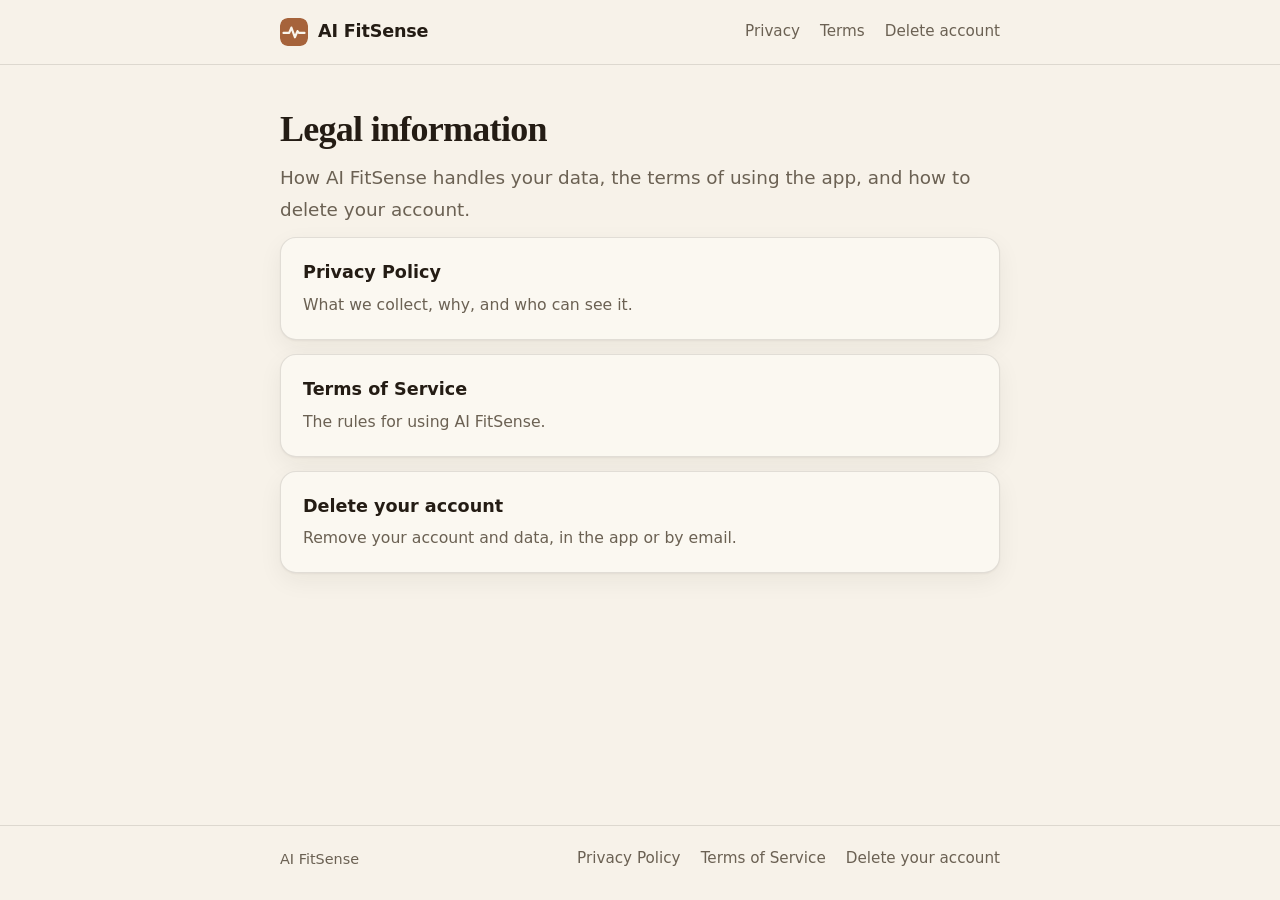
<file: index.html>
<!doctype html>
<html lang="en">
<head>
<meta charset="utf-8">
<meta name="viewport" content="width=device-width, initial-scale=1">
<title>AI FitSense — Legal information</title>
<meta name="description" content="Legal information for the AI FitSense app: privacy policy, terms of service and account deletion.">
<meta name="theme-color" content="#F7F2E9">
<link rel="icon" href="favicon.svg" type="image/svg+xml">
<link rel="stylesheet" href="style.css">
</head>
<body>
<header class="site">
<div class="bar">
<a class="brand" href="index.html"><img src="favicon.svg" alt="" width="28" height="28">AI FitSense</a>
<nav>
<a href="privacy-policy.html">Privacy</a>
<a href="terms.html">Terms</a>
<a href="delete-account.html">Delete account</a>
</nav>
</div>
</header>
<main class="doc">
<h1>Legal information</h1>
<p class="lead">How AI FitSense handles your data, the terms of using the app, and how to delete your account.</p>
<div class="tiles">
<a class="tile" href="privacy-policy.html"><strong>Privacy Policy</strong><span>What we collect, why, and who can see it.</span></a>
<a class="tile" href="terms.html"><strong>Terms of Service</strong><span>The rules for using AI FitSense.</span></a>
<a class="tile" href="delete-account.html"><strong>Delete your account</strong><span>Remove your account and data, in the app or by email.</span></a>
</div>
</main>
<footer class="site">
<div class="bar">
<span>AI FitSense</span>
<nav>
<a href="privacy-policy.html">Privacy Policy</a>
<a href="terms.html">Terms of Service</a>
<a href="delete-account.html">Delete your account</a>
</nav>
</div>
</footer>
</body>
</html>
</file>
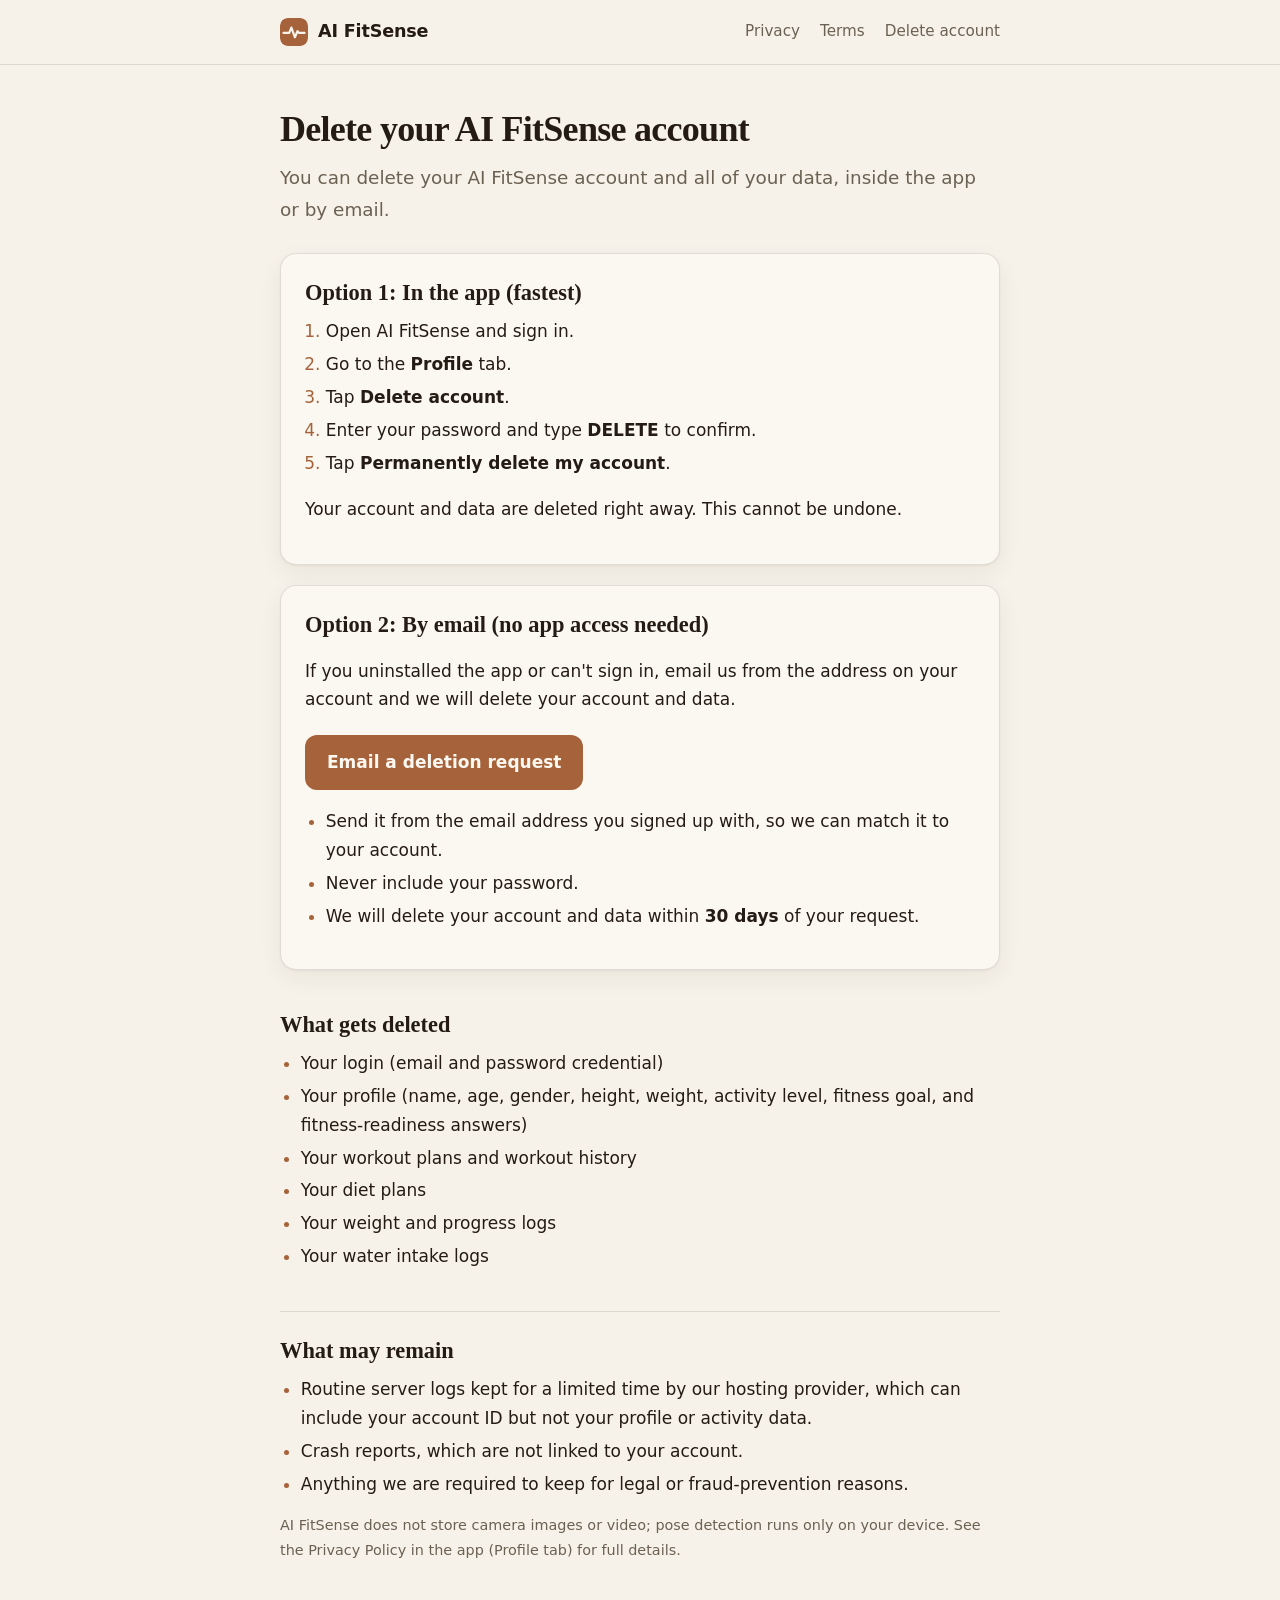
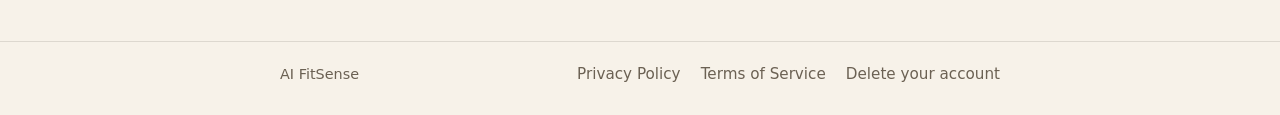
<file: delete-account.html>
<!doctype html>
<html lang="en">
<head>
<meta charset="utf-8">
<meta name="viewport" content="width=device-width, initial-scale=1">
<title>Delete your AI FitSense account</title>
<meta name="description" content="How to delete your AI FitSense account and data, in the app or by email.">
<meta name="theme-color" content="#F7F2E9">
<link rel="icon" href="favicon.svg" type="image/svg+xml">
<link rel="stylesheet" href="style.css">
</head>
<body>
<header class="site">
<div class="bar">
<a class="brand" href="index.html"><img src="favicon.svg" alt="" width="28" height="28">AI FitSense</a>
<nav>
<a href="privacy-policy.html">Privacy</a>
<a href="terms.html">Terms</a>
<a href="delete-account.html">Delete account</a>
</nav>
</div>
</header>
<main>
  <h1>Delete your AI FitSense account</h1>
  <p class="lead">You can delete your AI FitSense account and all of your data, inside the app or by email.</p>

  <section class="card">
    <h2>Option 1: In the app (fastest)</h2>
    <ol>
      <li>Open AI FitSense and sign in.</li>
      <li>Go to the <strong>Profile</strong> tab.</li>
      <li>Tap <strong>Delete account</strong>.</li>
      <li>Enter your password and type <strong>DELETE</strong> to confirm.</li>
      <li>Tap <strong>Permanently delete my account</strong>.</li>
    </ol>
    <p>Your account and data are deleted right away. This cannot be undone.</p>
  </section>

  <section class="card">
    <h2>Option 2: By email (no app access needed)</h2>
    <p>If you uninstalled the app or can't sign in, email us from the address on your account and we will delete your account and data.</p>
    <p>
      <a class="mail" href="mailto:omj65425@gmail.com?subject=AI%20FitSense%20account%20deletion%20request&amp;body=Please%20delete%20my%20AI%20FitSense%20account%20and%20all%20associated%20data.">Email a deletion request</a>
    </p>
    <ul>
      <li>Send it from the email address you signed up with, so we can match it to your account.</li>
      <li>Never include your password.</li>
      <li>We will delete your account and data within <strong>30 days</strong> of your request.</li>
    </ul>
  </section>

  <h2>What gets deleted</h2>
  <ul>
    <li>Your login (email and password credential)</li>
    <li>Your profile (name, age, gender, height, weight, activity level, fitness goal, and fitness-readiness answers)</li>
    <li>Your workout plans and workout history</li>
    <li>Your diet plans</li>
    <li>Your weight and progress logs</li>
    <li>Your water intake logs</li>
  </ul>

  <h2>What may remain</h2>
  <ul>
    <li>Routine server logs kept for a limited time by our hosting provider, which can include your account ID but not your profile or activity data.</li>
    <li>Crash reports, which are not linked to your account.</li>
    <li>Anything we are required to keep for legal or fraud-prevention reasons.</li>
  </ul>
  <p class="small">AI FitSense does not store camera images or video; pose detection runs only on your device. See the Privacy Policy in the app (Profile tab) for full details.</p>
</main>
<footer class="site">
<div class="bar">
<span>AI FitSense</span>
<nav>
<a href="privacy-policy.html">Privacy Policy</a>
<a href="terms.html">Terms of Service</a>
<a href="delete-account.html">Delete your account</a>
</nav>
</div>
</footer>
</body>
</html>
</file>
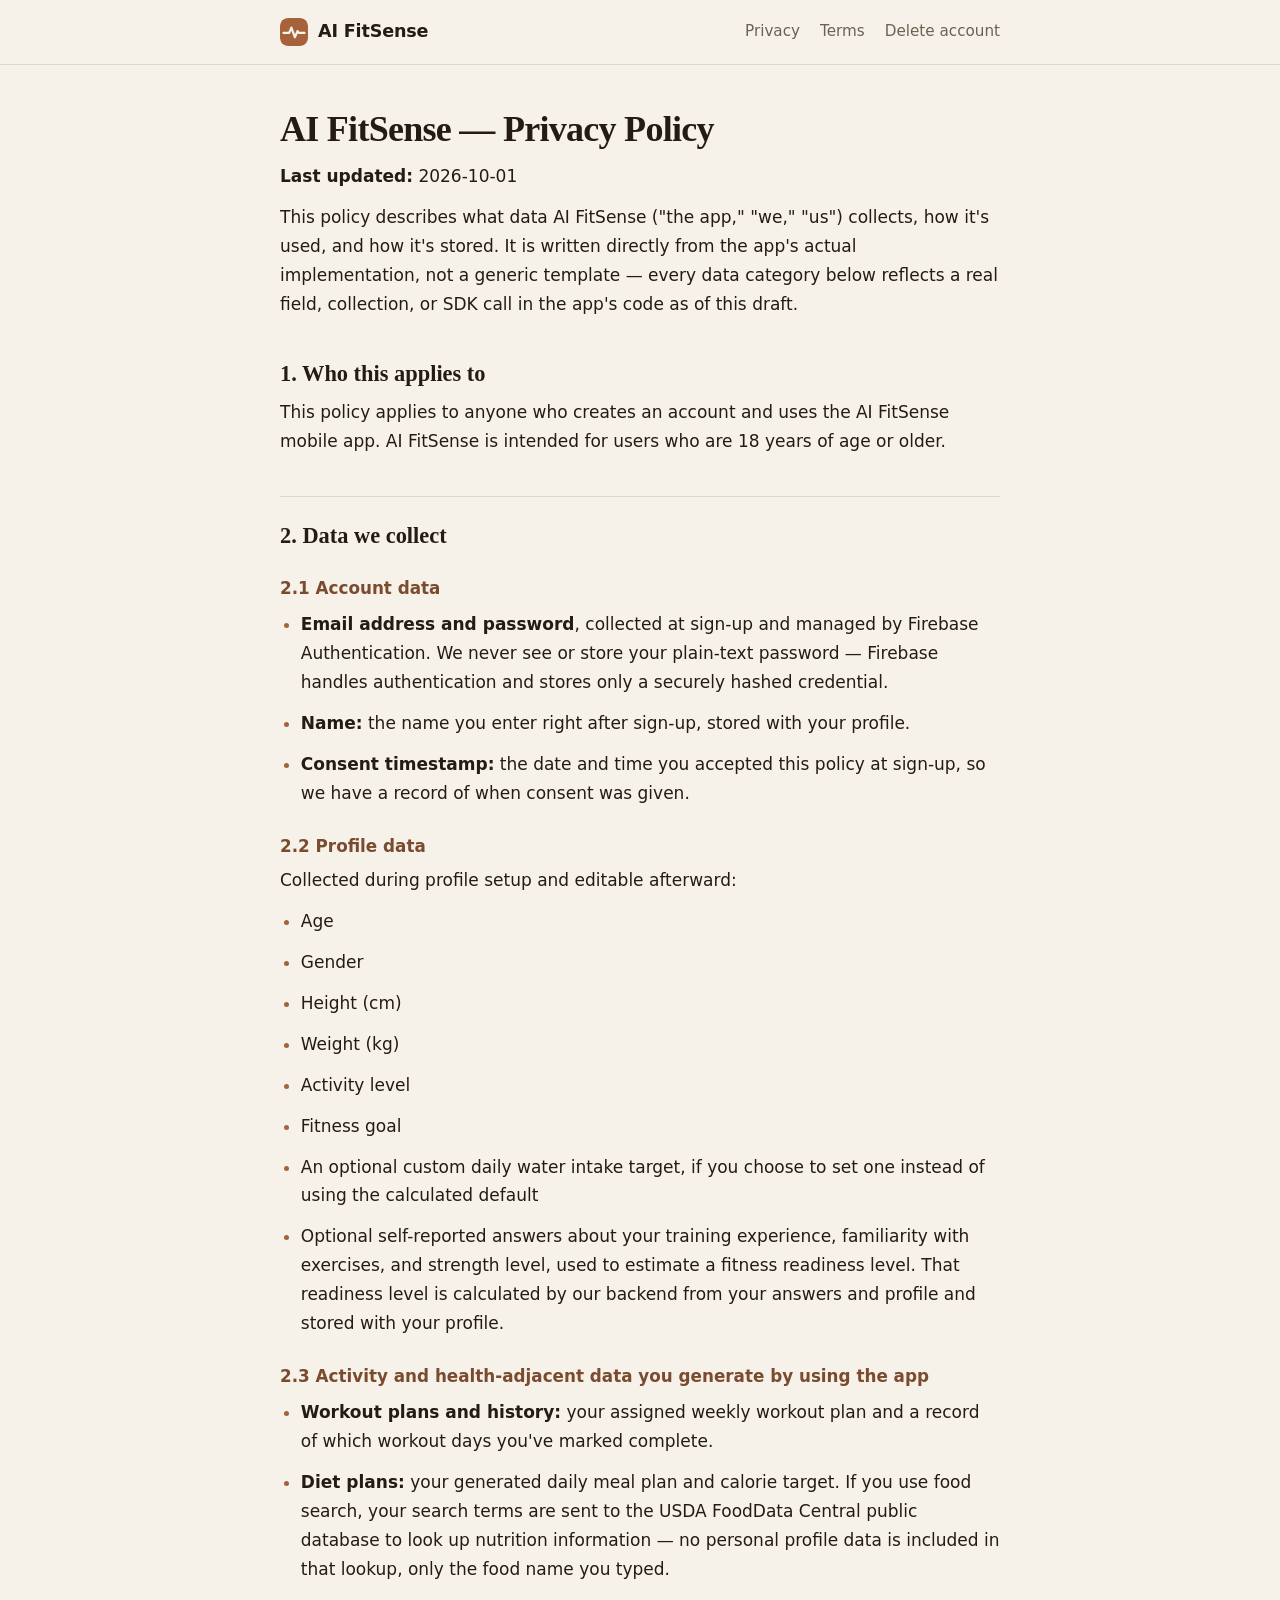
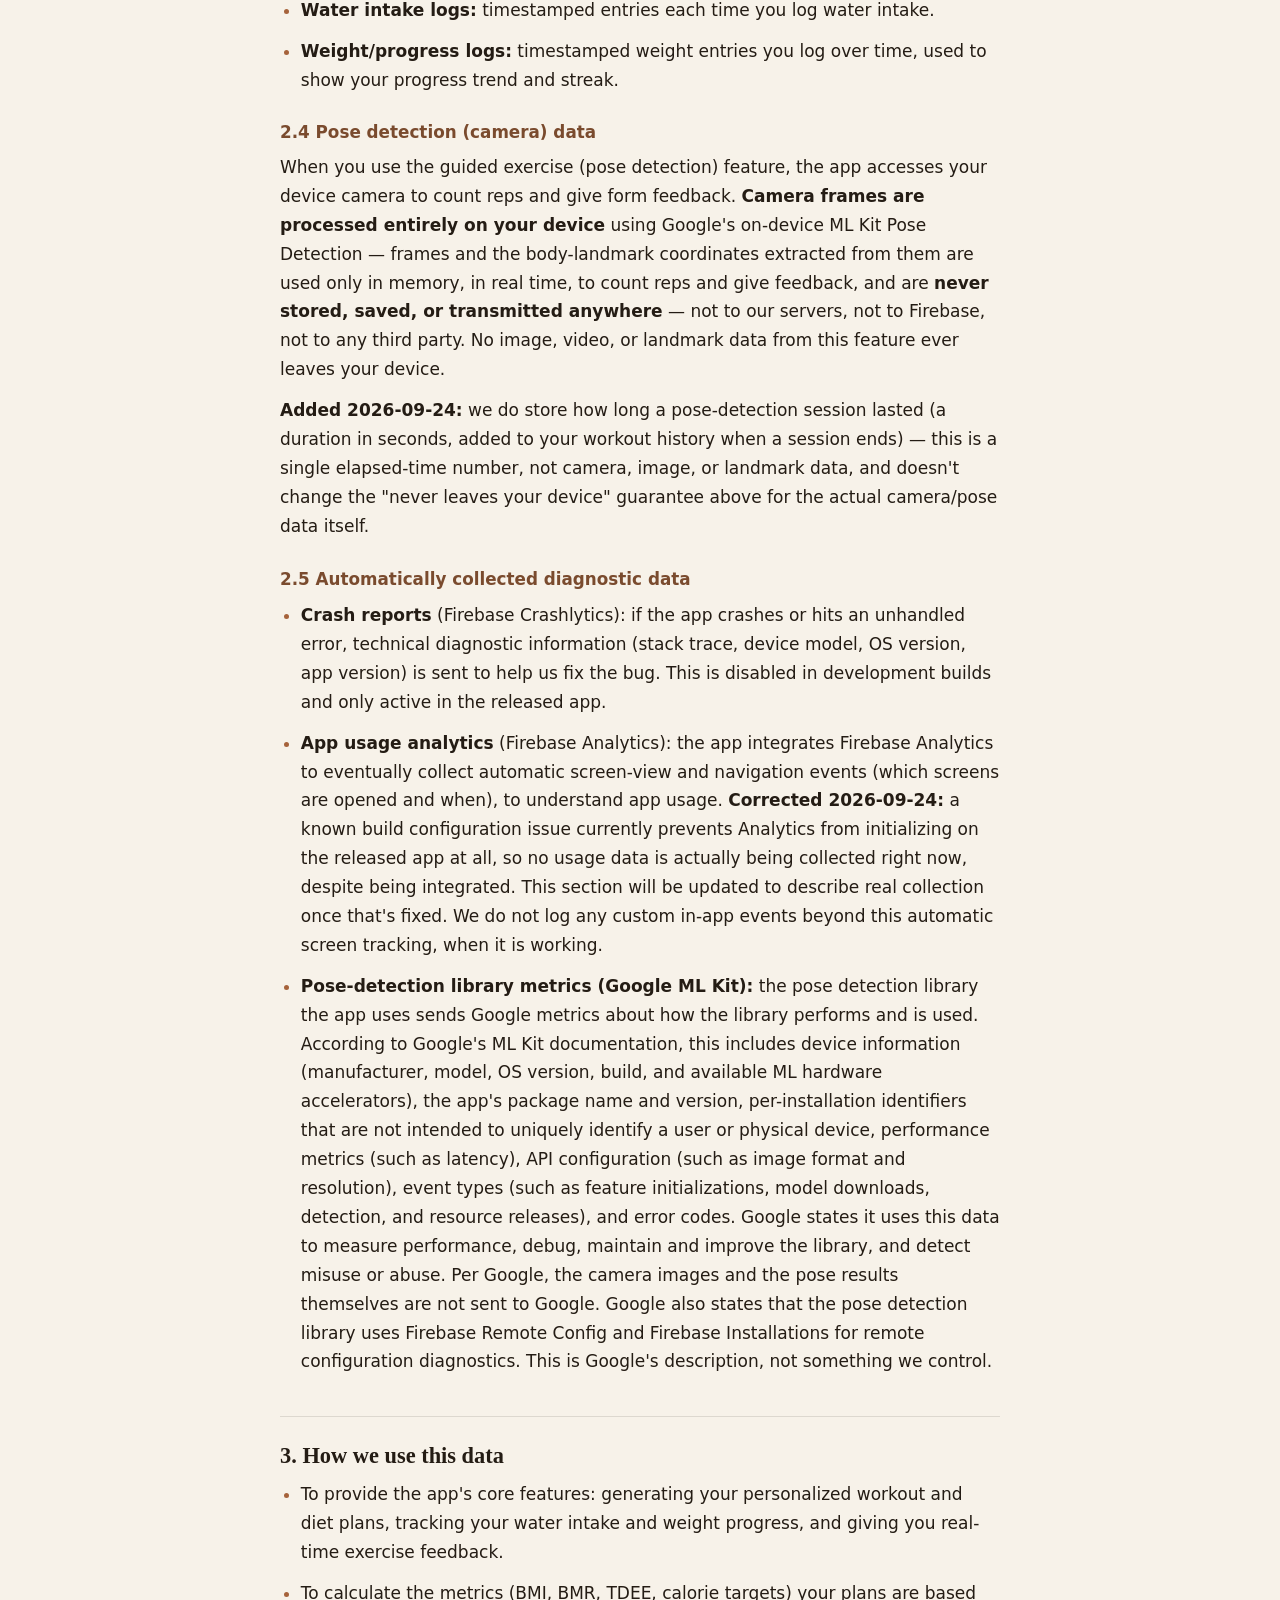
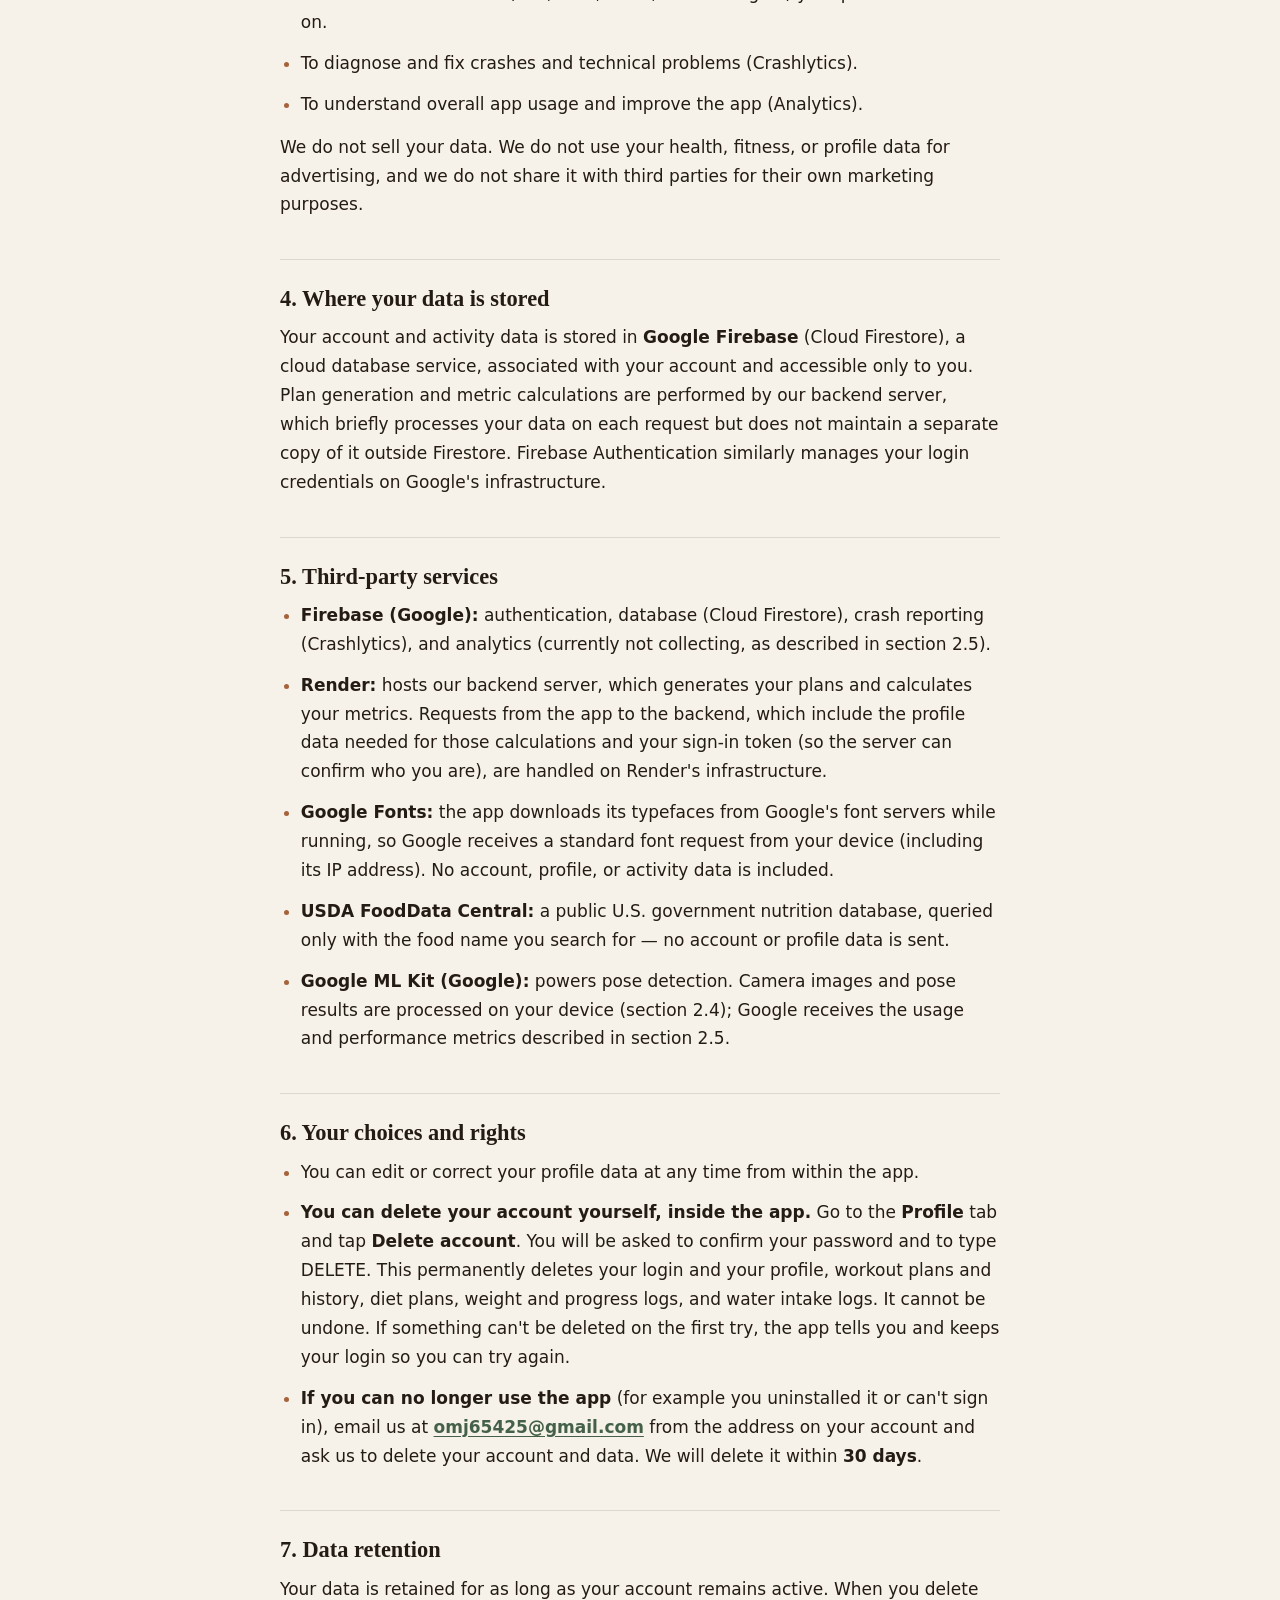
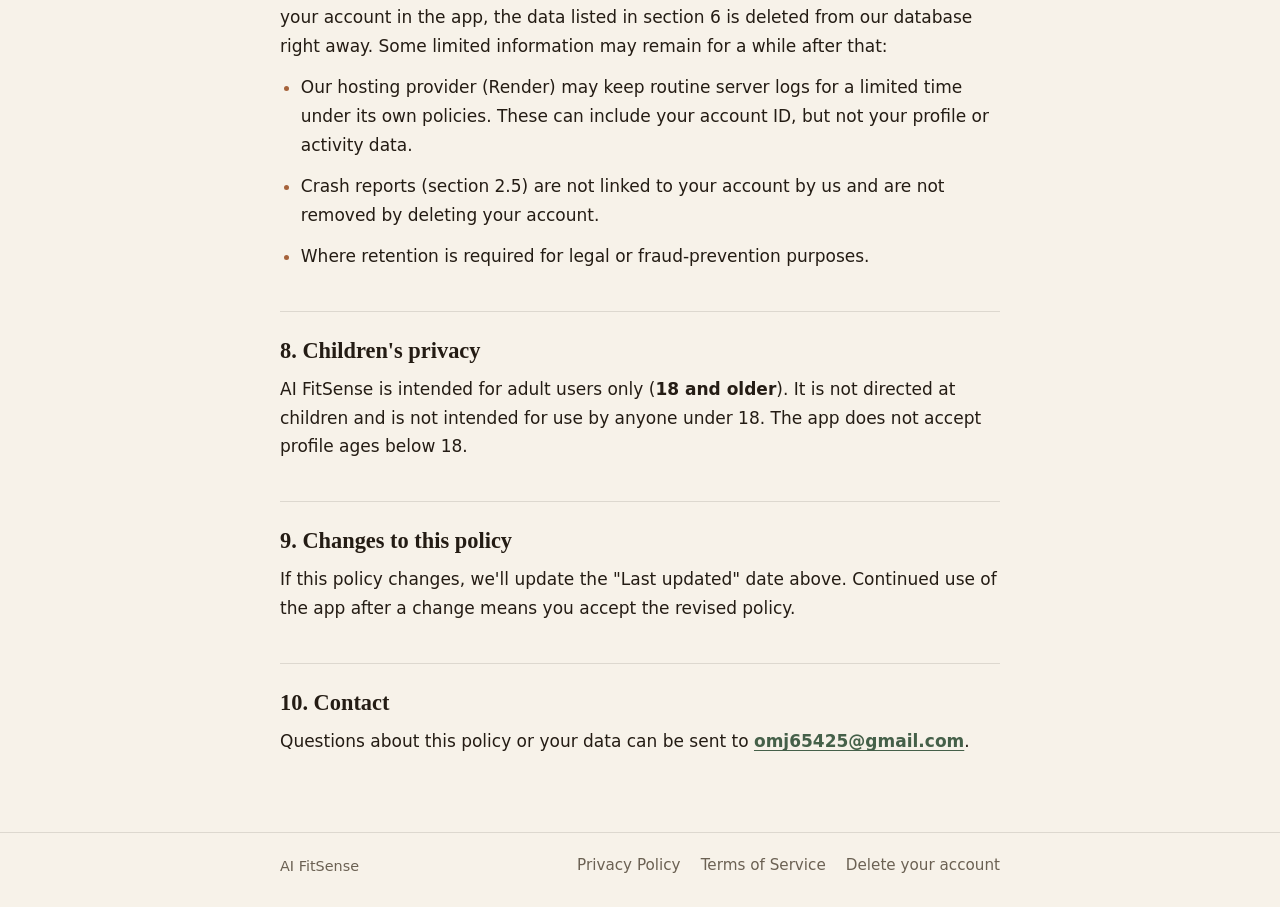
<file: privacy-policy.html>
<!doctype html>
<html lang="en">
<head>
<meta charset="utf-8">
<meta name="viewport" content="width=device-width, initial-scale=1">
<title>AI FitSense — Privacy Policy</title>
<meta name="description" content="How AI FitSense collects, uses and protects your data.">
<meta name="theme-color" content="#F7F2E9">
<link rel="icon" href="favicon.svg" type="image/svg+xml">
<link rel="stylesheet" href="style.css">
</head>
<body>
<header class="site">
<div class="bar">
<a class="brand" href="index.html"><img src="favicon.svg" alt="" width="28" height="28">AI FitSense</a>
<nav>
<a href="privacy-policy.html">Privacy</a>
<a href="terms.html">Terms</a>
<a href="delete-account.html">Delete account</a>
</nav>
</div>
</header>
<main class="doc">
<h1>AI FitSense — Privacy Policy</h1>
<p><strong>Last updated:</strong> 2026-10-01</p>
<p>This policy describes what data AI FitSense ("the app," "we," "us") collects, how it's used, and how it's stored. It is written directly from the app's actual implementation, not a generic template — every data category below reflects a real field, collection, or SDK call in the app's code as of this draft.</p>
<h2>1. Who this applies to</h2>
<p>This policy applies to anyone who creates an account and uses the AI FitSense mobile app. AI FitSense is intended for users who are 18 years of age or older.</p>
<h2>2. Data we collect</h2>
<h3>2.1 Account data</h3>
<ul>
<li><strong>Email address and password</strong>, collected at sign-up and managed by Firebase Authentication. We never see or store your plain-text password — Firebase handles authentication and stores only a securely hashed credential.</li>
<li><strong>Name:</strong> the name you enter right after sign-up, stored with your profile.</li>
<li><strong>Consent timestamp:</strong> the date and time you accepted this policy at sign-up, so we have a record of when consent was given.</li>
</ul>
<h3>2.2 Profile data</h3>
<p>Collected during profile setup and editable afterward:</p>
<ul>
<li>Age</li>
<li>Gender</li>
<li>Height (cm)</li>
<li>Weight (kg)</li>
<li>Activity level</li>
<li>Fitness goal</li>
<li>An optional custom daily water intake target, if you choose to set one instead of using the calculated default</li>
<li>Optional self-reported answers about your training experience, familiarity with exercises, and strength level, used to estimate a fitness readiness level. That readiness level is calculated by our backend from your answers and profile and stored with your profile.</li>
</ul>
<h3>2.3 Activity and health-adjacent data you generate by using the app</h3>
<ul>
<li><strong>Workout plans and history:</strong> your assigned weekly workout plan and a record of which workout days you've marked complete.</li>
<li><strong>Diet plans:</strong> your generated daily meal plan and calorie target. If you use food search, your search terms are sent to the USDA FoodData Central public database to look up nutrition information — no personal profile data is included in that lookup, only the food name you typed.</li>
<li><strong>Water intake logs:</strong> timestamped entries each time you log water intake.</li>
<li><strong>Weight/progress logs:</strong> timestamped weight entries you log over time, used to show your progress trend and streak.</li>
</ul>
<h3>2.4 Pose detection (camera) data</h3>
<p>When you use the guided exercise (pose detection) feature, the app accesses your device camera to count reps and give form feedback. <strong>Camera frames are processed entirely on your device</strong> using Google's on-device ML Kit Pose Detection — frames and the body-landmark coordinates extracted from them are used only in memory, in real time, to count reps and give feedback, and are <strong>never stored, saved, or transmitted anywhere</strong> — not to our servers, not to Firebase, not to any third party. No image, video, or landmark data from this feature ever leaves your device.</p>
<p><strong>Added 2026-09-24:</strong> we do store how long a pose-detection session lasted (a duration in seconds, added to your workout history when a session ends) — this is a single elapsed-time number, not camera, image, or landmark data, and doesn't change the "never leaves your device" guarantee above for the actual camera/pose data itself.</p>
<h3>2.5 Automatically collected diagnostic data</h3>
<ul>
<li><strong>Crash reports</strong> (Firebase Crashlytics): if the app crashes or hits an unhandled error, technical diagnostic information (stack trace, device model, OS version, app version) is sent to help us fix the bug. This is disabled in development builds and only active in the released app.</li>
<li><strong>App usage analytics</strong> (Firebase Analytics): the app integrates Firebase Analytics to eventually collect automatic screen-view and navigation events (which screens are opened and when), to understand app usage. <strong>Corrected 2026-09-24:</strong> a known build configuration issue currently prevents Analytics from initializing on the released app at all, so no usage data is actually being collected right now, despite being integrated. This section will be updated to describe real collection once that's fixed. We do not log any custom in-app events beyond this automatic screen tracking, when it is working.</li>
<li><strong>Pose-detection library metrics (Google ML Kit):</strong> the pose detection library the app uses sends Google metrics about how the library performs and is used. According to Google's ML Kit documentation, this includes device information (manufacturer, model, OS version, build, and available ML hardware accelerators), the app's package name and version, per-installation identifiers that are not intended to uniquely identify a user or physical device, performance metrics (such as latency), API configuration (such as image format and resolution), event types (such as feature initializations, model downloads, detection, and resource releases), and error codes. Google states it uses this data to measure performance, debug, maintain and improve the library, and detect misuse or abuse. Per Google, the camera images and the pose results themselves are not sent to Google. Google also states that the pose detection library uses Firebase Remote Config and Firebase Installations for remote configuration diagnostics. This is Google's description, not something we control.</li>
</ul>
<h2>3. How we use this data</h2>
<ul>
<li>To provide the app's core features: generating your personalized workout and diet plans, tracking your water intake and weight progress, and giving you real-time exercise feedback.</li>
<li>To calculate the metrics (BMI, BMR, TDEE, calorie targets) your plans are based on.</li>
<li>To diagnose and fix crashes and technical problems (Crashlytics).</li>
<li>To understand overall app usage and improve the app (Analytics).</li>
</ul>
<p>We do not sell your data. We do not use your health, fitness, or profile data for advertising, and we do not share it with third parties for their own marketing purposes.</p>
<h2>4. Where your data is stored</h2>
<p>Your account and activity data is stored in <strong>Google Firebase</strong> (Cloud Firestore), a cloud database service, associated with your account and accessible only to you. Plan generation and metric calculations are performed by our backend server, which briefly processes your data on each request but does not maintain a separate copy of it outside Firestore. Firebase Authentication similarly manages your login credentials on Google's infrastructure.</p>
<h2>5. Third-party services</h2>
<ul>
<li><strong>Firebase (Google):</strong> authentication, database (Cloud Firestore), crash reporting (Crashlytics), and analytics (currently not collecting, as described in section 2.5).</li>
<li><strong>Render:</strong> hosts our backend server, which generates your plans and calculates your metrics. Requests from the app to the backend, which include the profile data needed for those calculations and your sign-in token (so the server can confirm who you are), are handled on Render's infrastructure.</li>
<li><strong>Google Fonts:</strong> the app downloads its typefaces from Google's font servers while running, so Google receives a standard font request from your device (including its IP address). No account, profile, or activity data is included.</li>
<li><strong>USDA FoodData Central:</strong> a public U.S. government nutrition database, queried only with the food name you search for — no account or profile data is sent.</li>
<li><strong>Google ML Kit (Google):</strong> powers pose detection. Camera images and pose results are processed on your device (section 2.4); Google receives the usage and performance metrics described in section 2.5.</li>
</ul>
<h2>6. Your choices and rights</h2>
<ul>
<li>You can edit or correct your profile data at any time from within the app.</li>
<li><strong>You can delete your account yourself, inside the app.</strong> Go to the <strong>Profile</strong> tab and tap <strong>Delete account</strong>. You will be asked to confirm your password and to type DELETE. This permanently deletes your login and your profile, workout plans and history, diet plans, weight and progress logs, and water intake logs. It cannot be undone. If something can't be deleted on the first try, the app tells you and keeps your login so you can try again.</li>
<li><strong>If you can no longer use the app</strong> (for example you uninstalled it or can't sign in), email us at <a href="mailto:omj65425@gmail.com">omj65425@gmail.com</a> from the address on your account and ask us to delete your account and data. We will delete it within <strong>30 days</strong>.</li>
</ul>
<h2>7. Data retention</h2>
<p>Your data is retained for as long as your account remains active. When you delete your account in the app, the data listed in section 6 is deleted from our database right away. Some limited information may remain for a while after that:</p>
<ul>
<li>Our hosting provider (Render) may keep routine server logs for a limited time under its own policies. These can include your account ID, but not your profile or activity data.</li>
<li>Crash reports (section 2.5) are not linked to your account by us and are not removed by deleting your account.</li>
<li>Where retention is required for legal or fraud-prevention purposes.</li>
</ul>
<h2>8. Children's privacy</h2>
<p>AI FitSense is intended for adult users only (<strong>18 and older</strong>). It is not directed at children and is not intended for use by anyone under 18. The app does not accept profile ages below 18.</p>
<h2>9. Changes to this policy</h2>
<p>If this policy changes, we'll update the "Last updated" date above. Continued use of the app after a change means you accept the revised policy.</p>
<h2>10. Contact</h2>
<p>Questions about this policy or your data can be sent to <a href="mailto:omj65425@gmail.com">omj65425@gmail.com</a>.</p>
</main>
<footer class="site">
<div class="bar">
<span>AI FitSense</span>
<nav>
<a href="privacy-policy.html">Privacy Policy</a>
<a href="terms.html">Terms of Service</a>
<a href="delete-account.html">Delete your account</a>
</nav>
</div>
</footer>
</body>
</html>
</file>
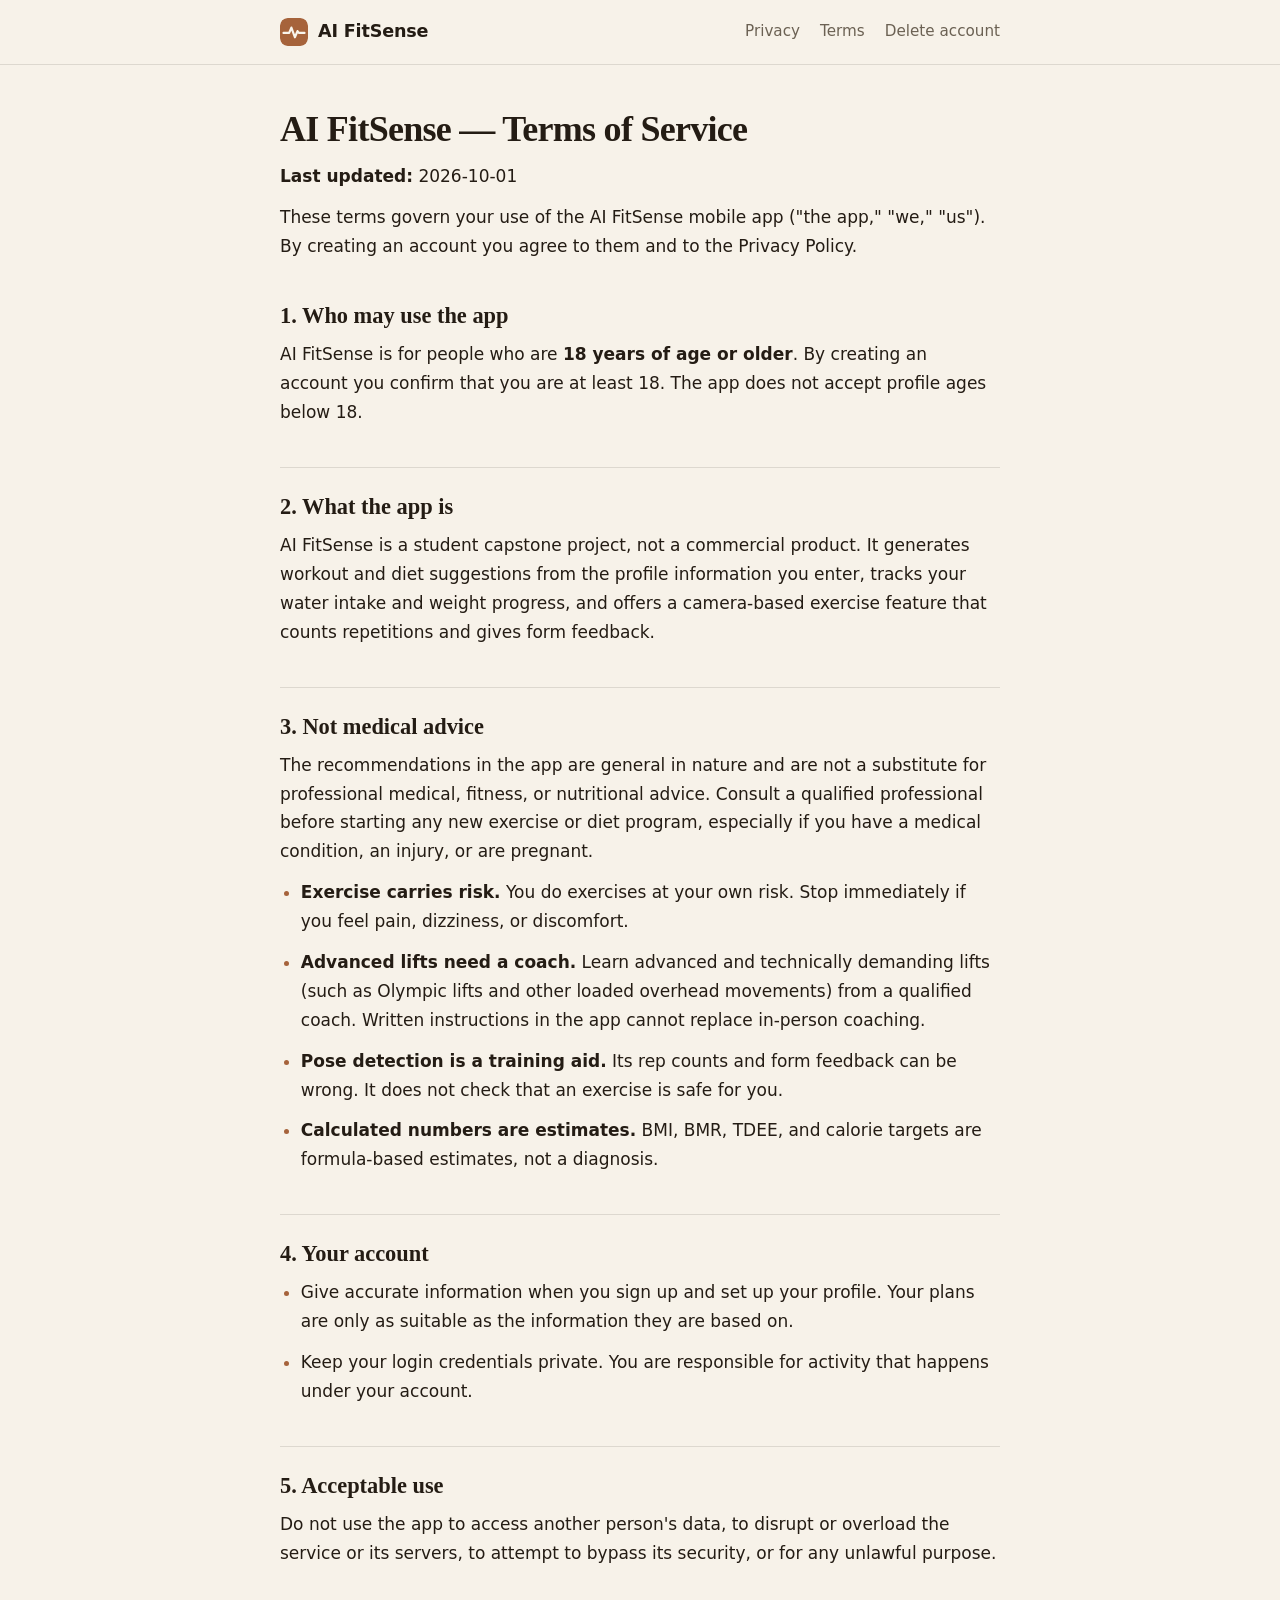
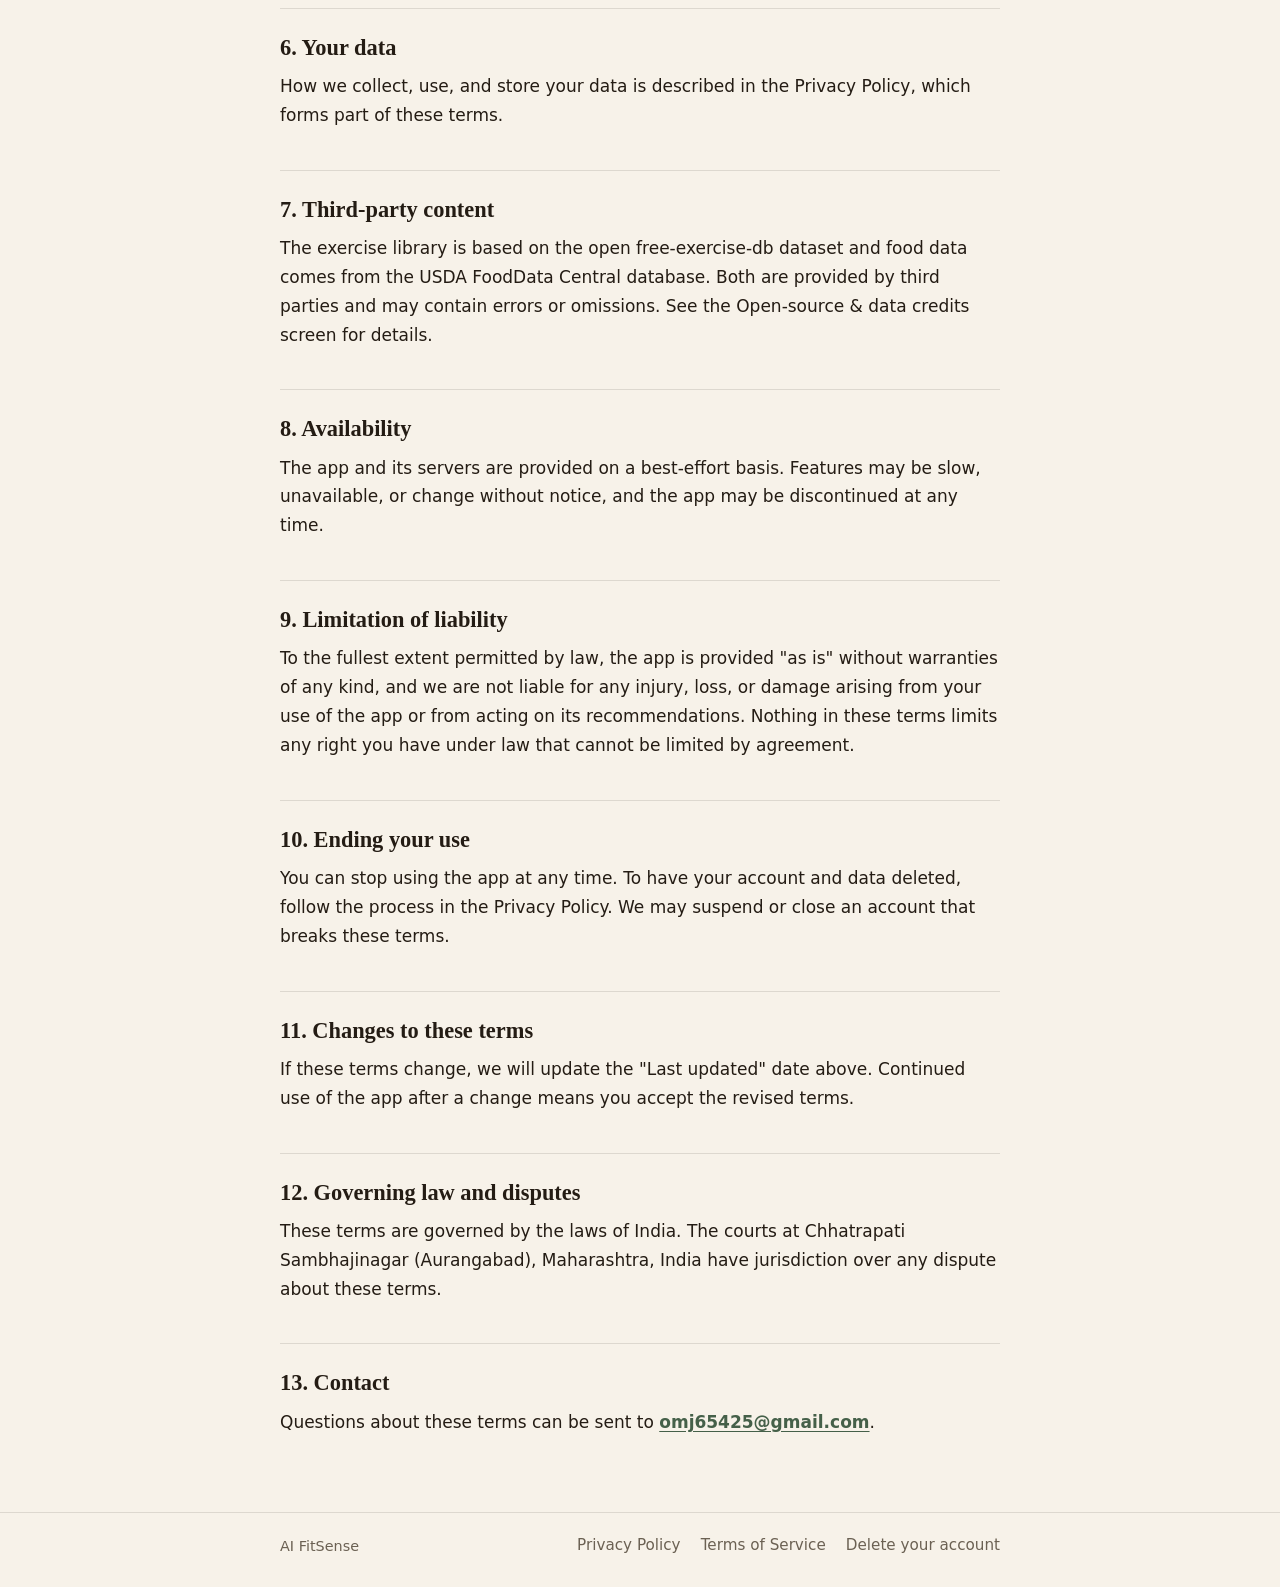
<file: terms.html>
<!doctype html>
<html lang="en">
<head>
<meta charset="utf-8">
<meta name="viewport" content="width=device-width, initial-scale=1">
<title>AI FitSense — Terms of Service</title>
<meta name="description" content="The terms of service for using the AI FitSense app.">
<meta name="theme-color" content="#F7F2E9">
<link rel="icon" href="favicon.svg" type="image/svg+xml">
<link rel="stylesheet" href="style.css">
</head>
<body>
<header class="site">
<div class="bar">
<a class="brand" href="index.html"><img src="favicon.svg" alt="" width="28" height="28">AI FitSense</a>
<nav>
<a href="privacy-policy.html">Privacy</a>
<a href="terms.html">Terms</a>
<a href="delete-account.html">Delete account</a>
</nav>
</div>
</header>
<main class="doc">
<h1>AI FitSense — Terms of Service</h1>
<p><strong>Last updated:</strong> 2026-10-01</p>
<p>These terms govern your use of the AI FitSense mobile app ("the app," "we," "us"). By creating an account you agree to them and to the Privacy Policy.</p>
<h2>1. Who may use the app</h2>
<p>AI FitSense is for people who are <strong>18 years of age or older</strong>. By creating an account you confirm that you are at least 18. The app does not accept profile ages below 18.</p>
<h2>2. What the app is</h2>
<p>AI FitSense is a student capstone project, not a commercial product. It generates workout and diet suggestions from the profile information you enter, tracks your water intake and weight progress, and offers a camera-based exercise feature that counts repetitions and gives form feedback.</p>
<h2>3. Not medical advice</h2>
<p>The recommendations in the app are general in nature and are not a substitute for professional medical, fitness, or nutritional advice. Consult a qualified professional before starting any new exercise or diet program, especially if you have a medical condition, an injury, or are pregnant.</p>
<ul>
<li><strong>Exercise carries risk.</strong> You do exercises at your own risk. Stop immediately if you feel pain, dizziness, or discomfort.</li>
<li><strong>Advanced lifts need a coach.</strong> Learn advanced and technically demanding lifts (such as Olympic lifts and other loaded overhead movements) from a qualified coach. Written instructions in the app cannot replace in-person coaching.</li>
<li><strong>Pose detection is a training aid.</strong> Its rep counts and form feedback can be wrong. It does not check that an exercise is safe for you.</li>
<li><strong>Calculated numbers are estimates.</strong> BMI, BMR, TDEE, and calorie targets are formula-based estimates, not a diagnosis.</li>
</ul>
<h2>4. Your account</h2>
<ul>
<li>Give accurate information when you sign up and set up your profile. Your plans are only as suitable as the information they are based on.</li>
<li>Keep your login credentials private. You are responsible for activity that happens under your account.</li>
</ul>
<h2>5. Acceptable use</h2>
<p>Do not use the app to access another person's data, to disrupt or overload the service or its servers, to attempt to bypass its security, or for any unlawful purpose.</p>
<h2>6. Your data</h2>
<p>How we collect, use, and store your data is described in the Privacy Policy, which forms part of these terms.</p>
<h2>7. Third-party content</h2>
<p>The exercise library is based on the open free-exercise-db dataset and food data comes from the USDA FoodData Central database. Both are provided by third parties and may contain errors or omissions. See the Open-source &amp; data credits screen for details.</p>
<h2>8. Availability</h2>
<p>The app and its servers are provided on a best-effort basis. Features may be slow, unavailable, or change without notice, and the app may be discontinued at any time.</p>
<h2>9. Limitation of liability</h2>
<p>To the fullest extent permitted by law, the app is provided "as is" without warranties of any kind, and we are not liable for any injury, loss, or damage arising from your use of the app or from acting on its recommendations. Nothing in these terms limits any right you have under law that cannot be limited by agreement.</p>
<h2>10. Ending your use</h2>
<p>You can stop using the app at any time. To have your account and data deleted, follow the process in the Privacy Policy. We may suspend or close an account that breaks these terms.</p>
<h2>11. Changes to these terms</h2>
<p>If these terms change, we will update the "Last updated" date above. Continued use of the app after a change means you accept the revised terms.</p>
<h2>12. Governing law and disputes</h2>
<p>These terms are governed by the laws of India. The courts at Chhatrapati Sambhajinagar (Aurangabad), Maharashtra, India have jurisdiction over any dispute about these terms.</p>
<h2>13. Contact</h2>
<p>Questions about these terms can be sent to <a href="mailto:omj65425@gmail.com">omj65425@gmail.com</a>.</p>
</main>
<footer class="site">
<div class="bar">
<span>AI FitSense</span>
<nav>
<a href="privacy-policy.html">Privacy Policy</a>
<a href="terms.html">Terms of Service</a>
<a href="delete-account.html">Delete your account</a>
</nav>
</div>
</footer>
</body>
</html>
</file>
<file: style.css>
:root {
  --bg: #F7F2E9;
  --card: #FBF8F1;
  --text: #241C14;
  --muted: #6B6153;
  --accent: #A6633B;
  --accent-ink: #FBF8F1;
  --link: #456049;
  --heading: #7A4B2E;
  --border: rgba(36, 28, 20, 0.12);
  --shadow: 0 1px 2px rgba(36, 28, 20, 0.05), 0 8px 24px rgba(36, 28, 20, 0.06);
}
@media (prefers-color-scheme: dark) {
  :root {
    --bg: #17120E;
    --card: #211A14;
    --text: #F1E9DC;
    --muted: #B3A794;
    --accent: #C77C4F;
    --accent-ink: #17120E;
    --link: #9CC4A2;
    --heading: #E0A77F;
    --border: rgba(241, 233, 220, 0.14);
    --shadow: none;
  }
}
* { box-sizing: border-box; }
html { -webkit-text-size-adjust: 100%; }
body {
  margin: 0;
  background: var(--bg);
  color: var(--text);
  font-family: system-ui, -apple-system, "Segoe UI", Roboto, "Helvetica Neue", sans-serif;
  font-size: 1.0625rem;
  line-height: 1.7;
  min-height: 100vh;
  display: flex;
  flex-direction: column;
}

/* Header and footer */
.bar {
  max-width: 760px;
  margin: 0 auto;
  padding: 0 20px;
  display: flex;
  align-items: center;
  justify-content: space-between;
  gap: 16px;
  flex-wrap: wrap;
}
header.site { border-bottom: 1px solid var(--border); background: var(--bg); position: sticky; top: 0; z-index: 5; }
header.site .bar { min-height: 64px; }
.brand {
  display: inline-flex;
  align-items: center;
  gap: 10px;
  color: var(--text);
  font-weight: 700;
  font-size: 1.1rem;
  letter-spacing: -0.01em;
  text-decoration: none;
}
.brand img { border-radius: 8px; display: block; }
header.site nav, footer.site nav { display: flex; gap: 20px; flex-wrap: wrap; }
header.site nav a, footer.site nav a {
  color: var(--muted);
  font-size: 0.95rem;
  font-weight: 500;
  text-decoration: none;
}
header.site nav a:hover, footer.site nav a:hover { color: var(--text); }
footer.site { margin-top: auto; border-top: 1px solid var(--border); color: var(--muted); font-size: 0.9rem; }
footer.site .bar { padding-top: 20px; padding-bottom: 28px; }

/* Content */
main { width: 100%; max-width: 760px; margin: 0 auto; padding: 44px 20px 64px; }
h1 {
  font-family: Georgia, "Times New Roman", serif;
  font-size: 2.25rem;
  line-height: 1.15;
  letter-spacing: -0.02em;
  margin: 0 0 12px;
}
h2 {
  font-family: Georgia, "Times New Roman", serif;
  font-size: 1.4rem;
  line-height: 1.3;
  margin: 40px 0 10px;
  padding-top: 24px;
  border-top: 1px solid var(--border);
}
h2:first-of-type { border-top: 0; padding-top: 0; }
.doc h3 { font-size: 1.05rem; margin: 24px 0 6px; color: var(--heading); }
.lead { color: var(--muted); font-size: 1.15rem; margin: 0 0 28px; }
p, li { color: var(--text); }
.doc p, .doc li { margin: 0 0 12px; }
.doc ul, ol, ul { padding-left: 1.3rem; margin: 8px 0 14px; }
li { margin: 4px 0; }
li::marker { color: var(--accent); }
a { color: var(--link); font-weight: 600; text-underline-offset: 3px; }
a:focus-visible { outline: 3px solid var(--accent); outline-offset: 3px; border-radius: 4px; }
strong { font-weight: 650; }
.small { color: var(--muted); font-size: 0.9rem; }

/* Cards, tiles, button */
.card {
  background: var(--card);
  border: 1px solid var(--border);
  border-radius: 16px;
  padding: 24px;
  margin-top: 20px;
  box-shadow: var(--shadow);
}
.card h2 { margin-top: 0; padding-top: 0; border-top: 0; }
.tiles { display: grid; gap: 14px; margin-top: 8px; }
.tile {
  display: block;
  background: var(--card);
  border: 1px solid var(--border);
  border-radius: 16px;
  padding: 20px 22px;
  text-decoration: none;
  box-shadow: var(--shadow);
  transition: transform 0.12s ease, border-color 0.12s ease;
}
.tile:hover { transform: translateY(-2px); border-color: var(--accent); }
.tile strong { display: block; color: var(--text); font-size: 1.1rem; margin-bottom: 2px; }
.tile span { color: var(--muted); font-weight: 400; font-size: 0.98rem; }
.mail {
  display: inline-block;
  background: var(--accent);
  color: var(--accent-ink);
  padding: 13px 22px;
  border-radius: 12px;
  text-decoration: none;
  margin-top: 4px;
}
.mail:hover { filter: brightness(1.06); }

@media (max-width: 520px) {
  main { padding-top: 32px; }
  h1 { font-size: 1.85rem; }
  header.site nav { gap: 14px; }
}
@media print {
  header.site, footer.site { display: none; }
  body { background: #fff; color: #000; font-size: 11pt; }
  a { color: #000; }
  h2 { break-after: avoid; }
}
</file>
